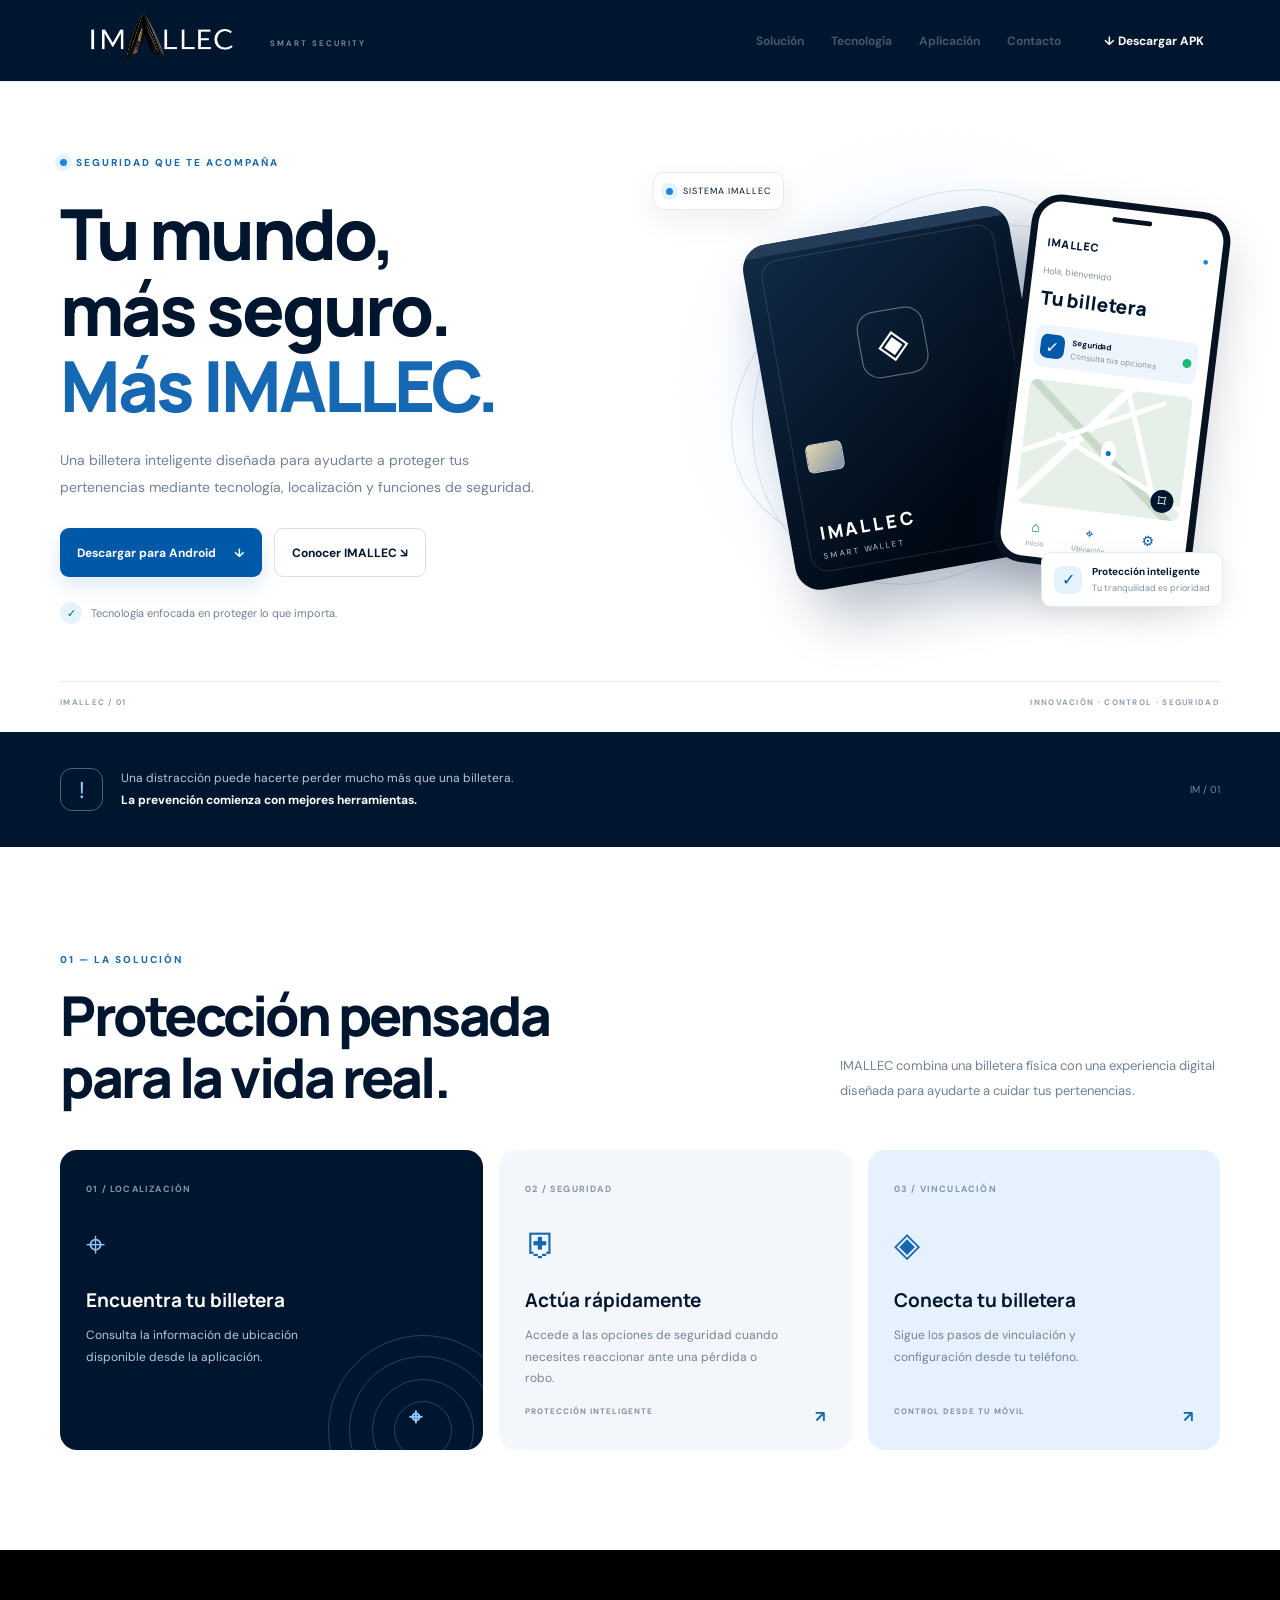
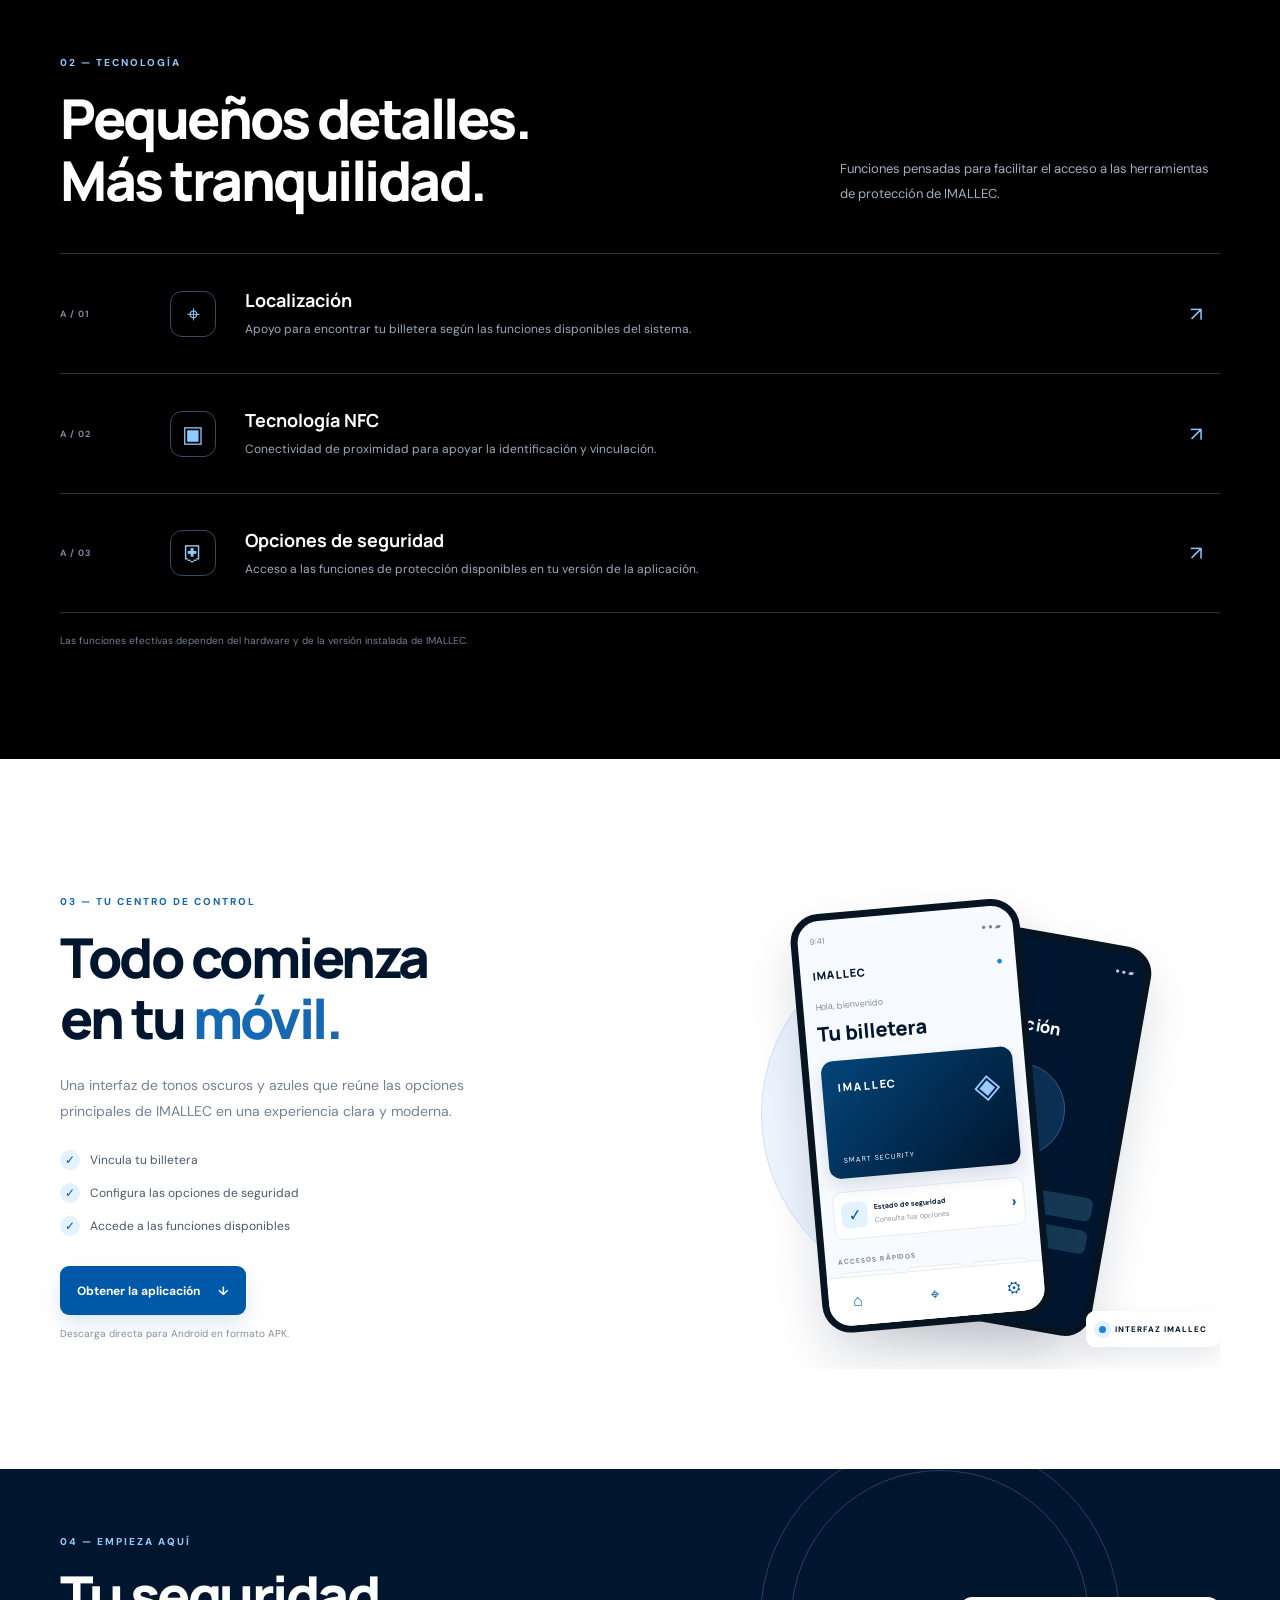
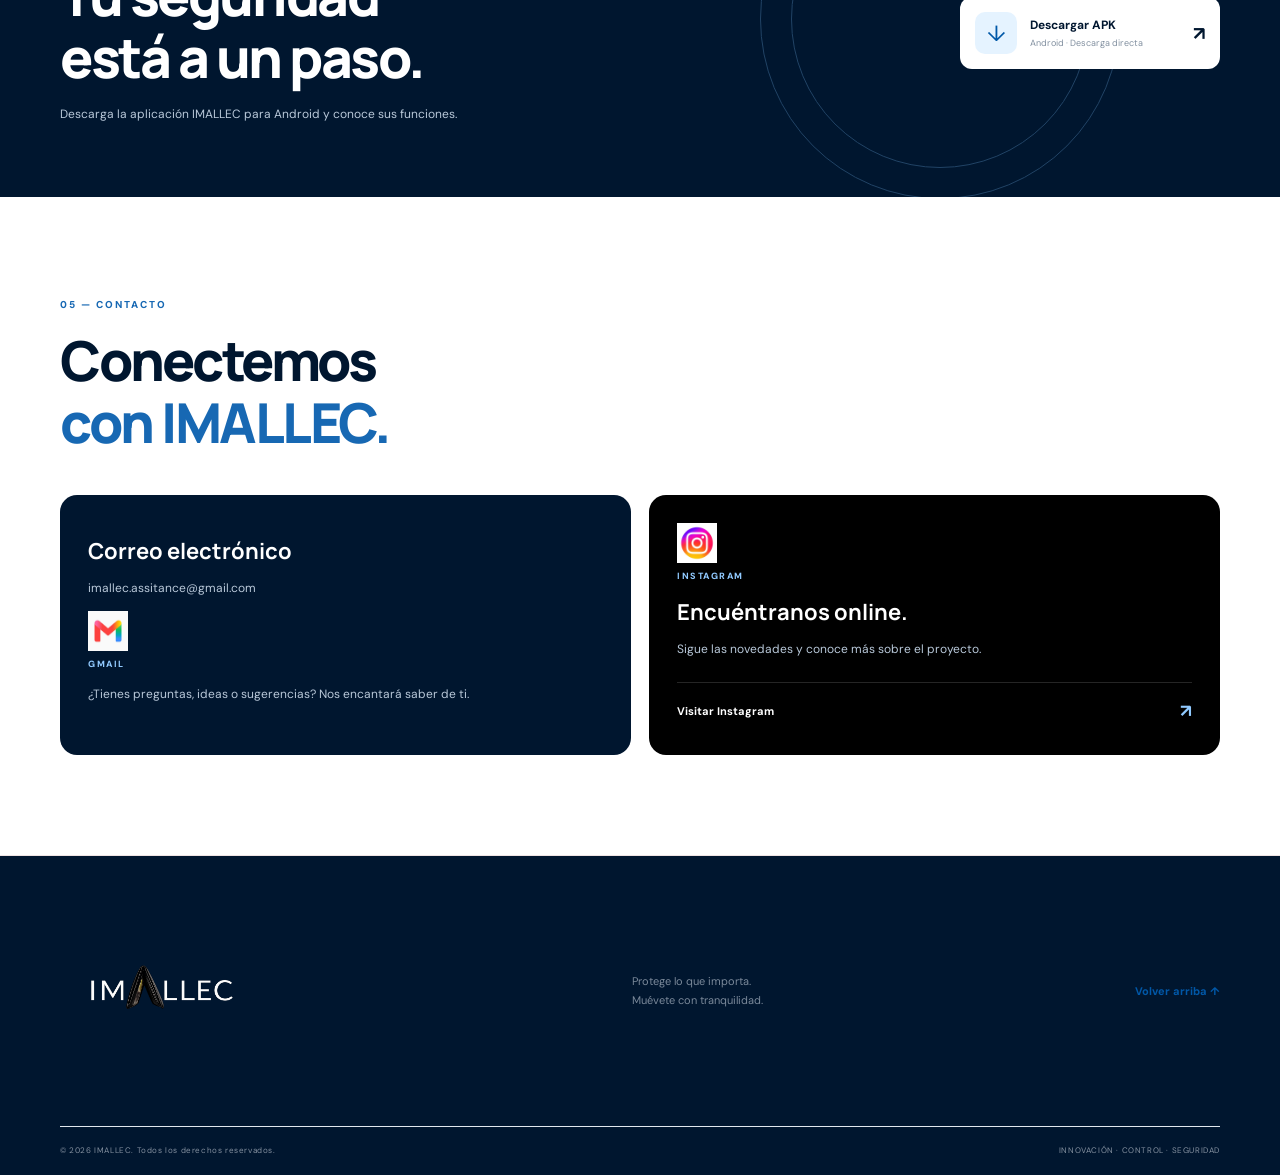
<file: index.html>
<!DOCTYPE html>
<html lang="es">

<head>
    <meta charset="UTF-8">
    <meta name="viewport" content="width=device-width, initial-scale=1.0">
    <meta name="theme-color" content="#00162F">
    <meta name="description" content="IMALLEC: tecnología inteligente para proteger tus pertenencias.">
    <title>IMALLEC | Smart Security</title>
    <link rel="preconnect" href="https://fonts.googleapis.com">
    <link
        href="https://fonts.googleapis.com/css2?family=DM+Sans:wght@400;500;600;700&family=Manrope:wght@400;600;700;800&display=swap"
        rel="stylesheet">
    <link rel="stylesheet" href="css/index.css">
</head>

<body>

    <header class="header">

        <a href="#inicio" class="brand">
            <img src="img/shared image.png" alt="Logo oficial de IMALLEC" class="brand-logo">
            <small>SMART SECURITY</small>
            </span>
        </a>

        <button class="menu-toggle" id="menu-toggle" aria-label="Abrir menú">☰</button>

        <nav class="nav" id="nav">
            <a href="#solucion">Solución</a>
            <a href="#tecnologia">Tecnología</a>
            <a href="#aplicacion">Aplicación</a>
            <a href="#contacto">Contacto</a>
            <a href="downloads/IMALLEC.apk" class="nav-download" download>
                ↓ Descargar APK
            </a>
        </nav>
    </header>

    <main>
        <!-- INICIO -->
        <section class="hero section" id="inicio">
            <div class="hero-text">
                <span class="eyebrow"><i></i> SEGURIDAD QUE TE ACOMPAÑA</span>
                <h1>Tu mundo,<br>más seguro.<br><span>Más IMALLEC.</span></h1>
                <p>
                    Una billetera inteligente diseñada para ayudarte a proteger
                    tus pertenencias mediante tecnología, localización y funciones
                    de seguridad.
                </p>
                <div class="actions">
                    <a href="downloads/IMALLEC.apk" class="btn btn-blue" download>
                        Descargar para Android <b>↓</b>
                    </a>
                    <a href="#solucion" class="btn btn-outline">Conocer IMALLEC ↘</a>
                </div>
                <div class="trust"><span>✓</span> Tecnología enfocada en proteger lo que importa.</div>
            </div>

            <div class="hero-art">
                <div class="glow"></div>
                <div class="orbit orbit-one"></div>
                <div class="orbit orbit-two"></div>

                <div class="wallet">
                    <div class="wallet-border"></div>
                    <div class="wallet-logo">◈</div>
                    <div class="wallet-chip"></div>
                    <div class="wallet-name">IMALLEC<small>SMART WALLET</small></div>
                </div>

                <div class="phone">
                    <div class="phone-camera"></div>
                    <div class="phone-brand">IMALLEC <span>●</span></div>
                    <p class="muted">Hola, bienvenido</p>
                    <h3>Tu billetera</h3>
                    <div class="phone-status">
                        <span class="shield">✓</span>
                        <div><b>Seguridad</b><small>Consulta tus opciones</small></div>
                        <span class="status-dot"></span>
                    </div>
                    <div class="mini-map">
                        <div class="road road-1"></div>
                        <div class="road road-2"></div>
                        <div class="road road-3"></div>
                        <span class="map-pin">●</span>
                        <span class="map-lock">⌑</span>
                    </div>
                    <div class="phone-menu">
                        <span>⌂<small>Inicio</small></span>
                        <span>⌖<small>Ubicación</small></span>
                        <span>⚙<small>Ajustes</small></span>
                    </div>
                </div>

                <div class="float-tag tag-top"><i></i> SISTEMA IMALLEC</div>
                <div class="float-tag tag-bottom">
                    <span class="tag-check">✓</span>
                    <div><b>Protección inteligente</b><small>Tu tranquilidad es prioridad</small></div>
                </div>
            </div>

            <div class="hero-foot">
                <span>IMALLEC / 01</span>
                <span>INNOVACIÓN · CONTROL · SEGURIDAD</span>
            </div>
        </section>

        <!-- MENSAJE -->
        <section class="statement">
            <div class="section statement-inner">
                <span class="alert-icon">!</span>
                <p>Una distracción puede hacerte perder mucho más que una billetera.<br>
                    <b>La prevención comienza con mejores herramientas.</b>
                </p>
                <span class="statement-code">IM / 01</span>
            </div>
        </section>

        <!-- SOLUCIÓN -->
        <section class="section content-section" id="solucion">
            <div class="section-heading">
                <div>
                    <span class="eyebrow">01 — LA SOLUCIÓN</span>
                    <h2>Protección pensada<br>para la vida real.</h2>
                </div>
                <p>
                    IMALLEC combina una billetera física con una experiencia digital
                    diseñada para ayudarte a cuidar tus pertenencias.
                </p>
            </div>

            <div class="feature-grid">
                <article class="feature feature-main">
                    <span class="number">01 / LOCALIZACIÓN</span>
                    <div class="feature-icon">⌖</div>
                    <h3>Encuentra tu billetera</h3>
                    <p>Consulta la información de ubicación disponible desde la aplicación.</p>
                    <div class="radar"><span></span><span></span><span></span><b>⌖</b></div>
                </article>

                <article class="feature">
                    <span class="number">02 / SEGURIDAD</span>
                    <div class="feature-icon">⛨</div>
                    <h3>Actúa rápidamente</h3>
                    <p>Accede a las opciones de seguridad cuando necesites reaccionar ante una pérdida o robo.</p>
                    <div class="feature-bottom">PROTECCIÓN INTELIGENTE <b>↗</b></div>
                </article>

                <article class="feature feature-lightblue">
                    <span class="number">03 / VINCULACIÓN</span>
                    <div class="feature-icon">◈</div>
                    <h3>Conecta tu billetera</h3>
                    <p>Sigue los pasos de vinculación y configuración desde tu teléfono.</p>
                    <div class="feature-bottom">CONTROL DESDE TU MÓVIL <b>↗</b></div>
                </article>
            </div>
        </section>

        <!-- TECNOLOGÍA -->
        <section class="technology" id="tecnologia">
            <div class="section content-section">
                <div class="section-heading light">
                    <div>
                        <span class="eyebrow">02 — TECNOLOGÍA</span>
                        <h2>Pequeños detalles.<br>Más tranquilidad.</h2>
                    </div>
                    <p>Funciones pensadas para facilitar el acceso a las herramientas de protección de IMALLEC.</p>
                </div>

                <div class="tech-row">
                    <span class="tech-number">A / 01</span>
                    <span class="tech-icon">⌖</span>
                    <div>
                        <h3>Localización</h3>
                        <p>Apoyo para encontrar tu billetera según las funciones disponibles del sistema.</p>
                    </div>
                    <span class="arrow">↗</span>
                </div>
                <div class="tech-row">
                    <span class="tech-number">A / 02</span>
                    <span class="tech-icon">▣</span>
                    <div>
                        <h3>Tecnología NFC</h3>
                        <p>Conectividad de proximidad para apoyar la identificación y vinculación.</p>
                    </div>
                    <span class="arrow">↗</span>
                </div>
                <div class="tech-row">
                    <span class="tech-number">A / 03</span>
                    <span class="tech-icon">⛨</span>
                    <div>
                        <h3>Opciones de seguridad</h3>
                        <p>Acceso a las funciones de protección disponibles en tu versión de la aplicación.</p>
                    </div>
                    <span class="arrow">↗</span>
                </div>
                <p class="tech-note">Las funciones efectivas dependen del hardware y de la versión instalada de IMALLEC.
                </p>
            </div>
        </section>

        <!-- APLICACIÓN -->
        <section class="section app-section" id="aplicacion">
            <div class="app-copy">
                <span class="eyebrow">03 — TU CENTRO DE CONTROL</span>
                <h2>Todo comienza<br>en tu <span>móvil.</span></h2>
                <p>
                    Una interfaz de tonos oscuros y azules que reúne las opciones
                    principales de IMALLEC en una experiencia clara y moderna.
                </p>
                <ul>
                    <li><span>✓</span> Vincula tu billetera</li>
                    <li><span>✓</span> Configura las opciones de seguridad</li>
                    <li><span>✓</span> Accede a las funciones disponibles</li>
                </ul>
                <a href="downloads/IMALLEC.apk" class="btn btn-blue" download>
                    Obtener la aplicación <b>↓</b>
                </a>
                <small class="download-note">Descarga directa para Android en formato APK.</small>
            </div>

            <div class="app-preview">
                <div class="preview-circle"></div>
                <div class="mock-screen screen-back">
                    <div class="mock-status">9:41 <span>● ● ▰</span></div>
                    <div class="mock-brand">IMALLEC</div>
                    <h3>Configuración</h3>
                    <div class="settings-art">⚙</div>
                    <div class="setting-line"></div>
                    <div class="setting-line"></div>
                    <div class="setting-line short"></div>
                </div>
                <div class="mock-screen screen-front">
                    <div class="mock-status">9:41 <span>● ● ▰</span></div>
                    <div class="mock-brand">IMALLEC <span>●</span></div>
                    <p class="muted">Hola, bienvenido</p>
                    <h3>Tu billetera</h3>
                    <div class="mock-wallet"><b>IMALLEC</b><span>◈</span><small>SMART SECURITY</small></div>
                    <div class="mock-option"><span>✓</span>
                        <div><b>Estado de seguridad</b><small>Consulta tus opciones</small></div><strong>›</strong>
                    </div>
                    <p class="mock-label">ACCESOS RÁPIDOS</p>
                    <div class="mock-actions">
                        <span>⌖<small>Ubicación</small></span>
                        <span>⛨<small>Seguridad</small></span>
                        <span>⚙<small>Ajustes</small></span>
                    </div>
                    <div class="mock-bottom">⌂　　　　 ⌖　　　　 ⚙</div>
                </div>
                <div class="preview-tag"><i></i> INTERFAZ IMALLEC</div>
            </div>
        </section>

        <!-- DESCARGA -->
        <section class="download-section">
            <div class="section download-inner">
                <div class="download-decoration"></div>
                <div>
                    <span class="eyebrow">04 — EMPIEZA AQUÍ</span>
                    <h2>Tu seguridad<br>está a un paso.</h2>
                    <p>Descarga la aplicación IMALLEC para Android y conoce sus funciones.</p>
                </div>
                <a href="downloads/IMALLEC.apk" class="download-card" download>
                    <span class="download-symbol">↓</span>
                    <span><b>Descargar APK</b><small>Android · Descarga directa</small></span>
                    <strong>↗</strong>
                </a>
            </div>
        </section>

        <!-- CONTACTO -->
        <section class="section contact-section" id="contacto">
            <div class="section-heading">
                <div>
                    <span class="eyebrow">05 — CONTACTO</span>
                    <h2>Conectemos<br><span>con IMALLEC.</span></h2>
                </div>
            </div>

            <div class="contact-grid">
                <a href="mailto:imallec.assitance@gmail.com" class="contact-card">
                    <h3>Correo electrónico</h3>
                    <p>imallec.assitance@gmail.com</p>
                    <span class="correo"><img src="img/gmail.jpg" alt="" srcset=""></span>
                    <span class="contact-label">GMAIL</span>
                    <p>¿Tienes preguntas, ideas o sugerencias? Nos encantará saber de ti.</p>
                </a>


                <a class="contact-card instagram-card" href="https://www.instagram.com/imallec_3?obrf=MmI1ZWJ2NHZuYngz"
                    target="_blank" rel="noopener noreferrer">
                    <span class="instagram"><img src="img/insta.jpg" alt="" srcset=""></span>
                    <span class="contact-label">INSTAGRAM</span>
                    <h3>Encuéntranos online.</h3>
                    <p>Sigue las novedades y conoce más sobre el proyecto.</p>
                    <div class="contact-action">Visitar Instagram <b>↗</b></div>
                </a>
            </div>
        </section>
    </main>

    <footer class="footer">
        <div class="section footer-top">

            <a href="#inicio" class="brand">
                <img src="img/shared image.png" alt="Logo oficial de IMALLEC" class="brand-logo">
                </span>
            </a>

            <p>Protege lo que importa.<br>Muévete con tranquilidad.</p>
            <a href="#inicio" class="back-top">Volver arriba ↑</a>
        </div>
        <div class="section footer-bottom">
            <span>© <span id="year"></span> IMALLEC. Todos los derechos reservados.</span>
            <span>INNOVACIÓN · CONTROL · SEGURIDAD</span>
        </div>
    </footer>

    <script src="js/index.js"></script>
</body>

</html>
</file>
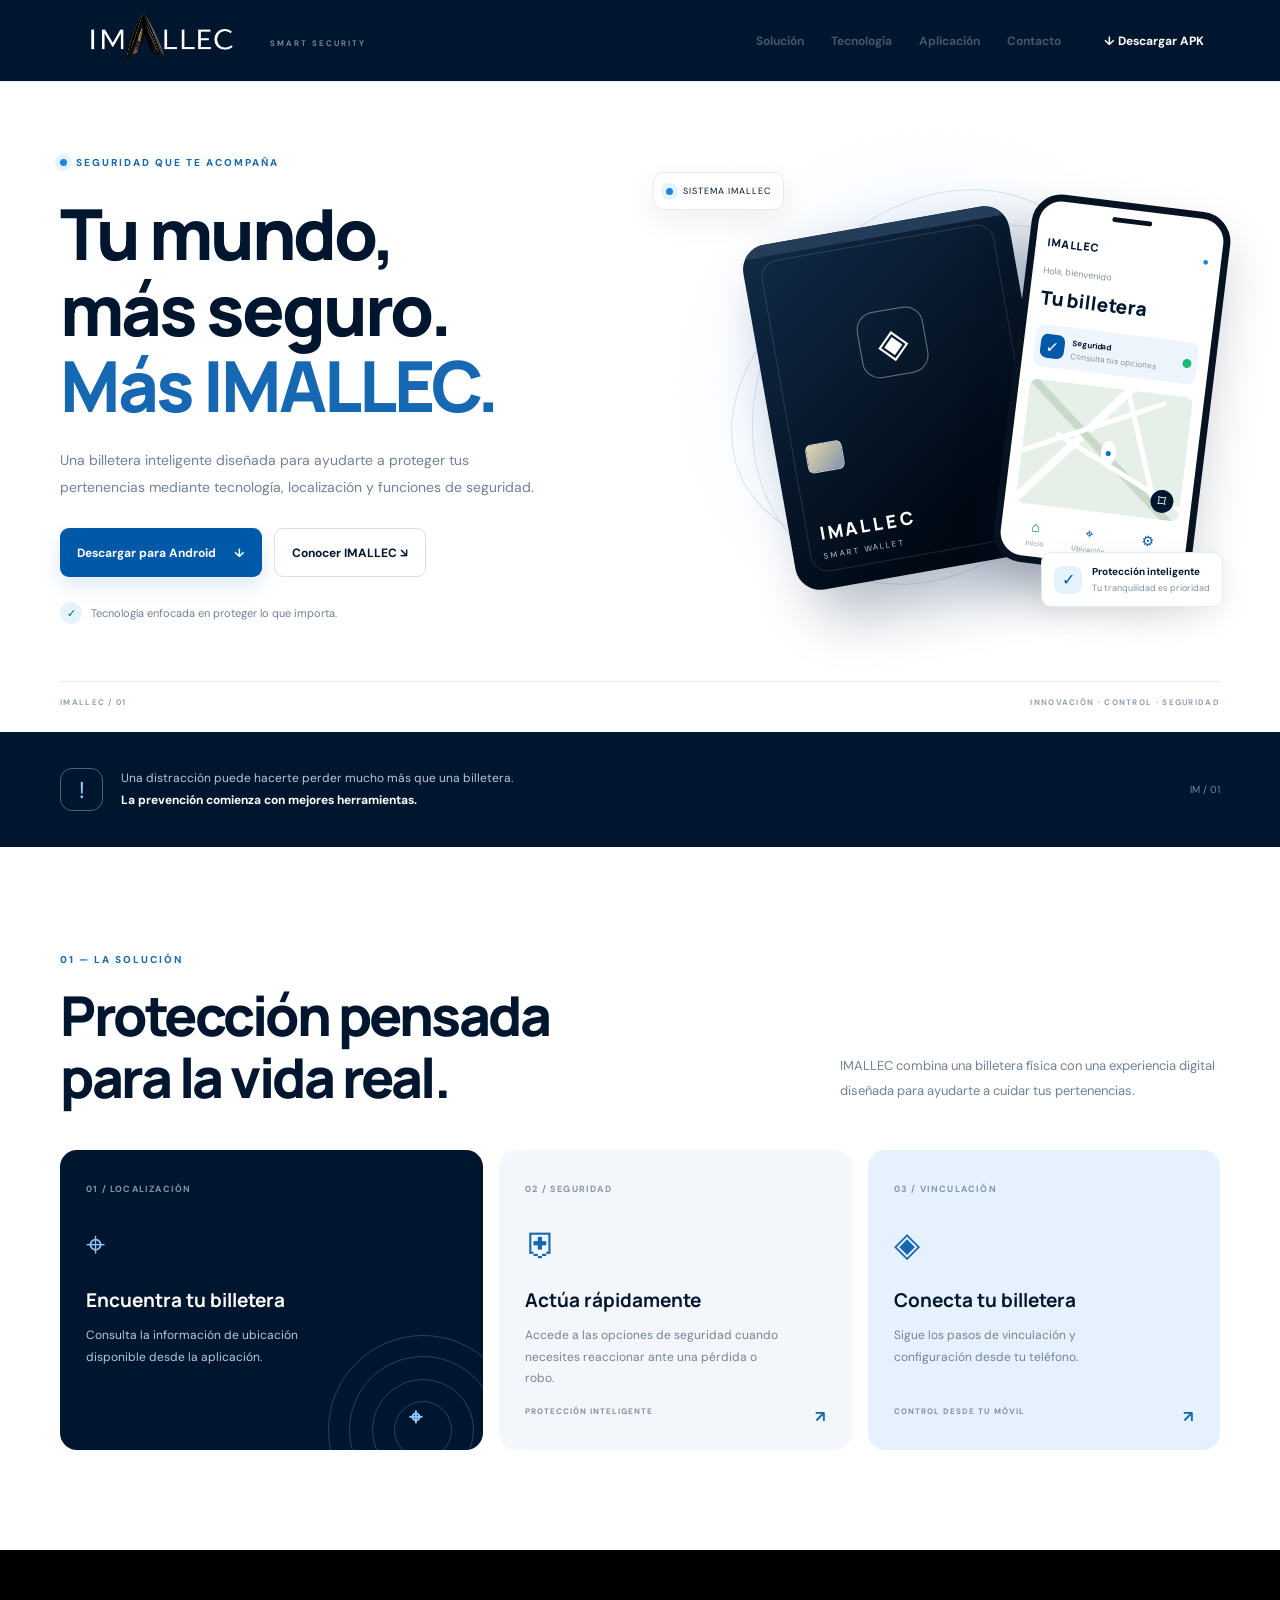
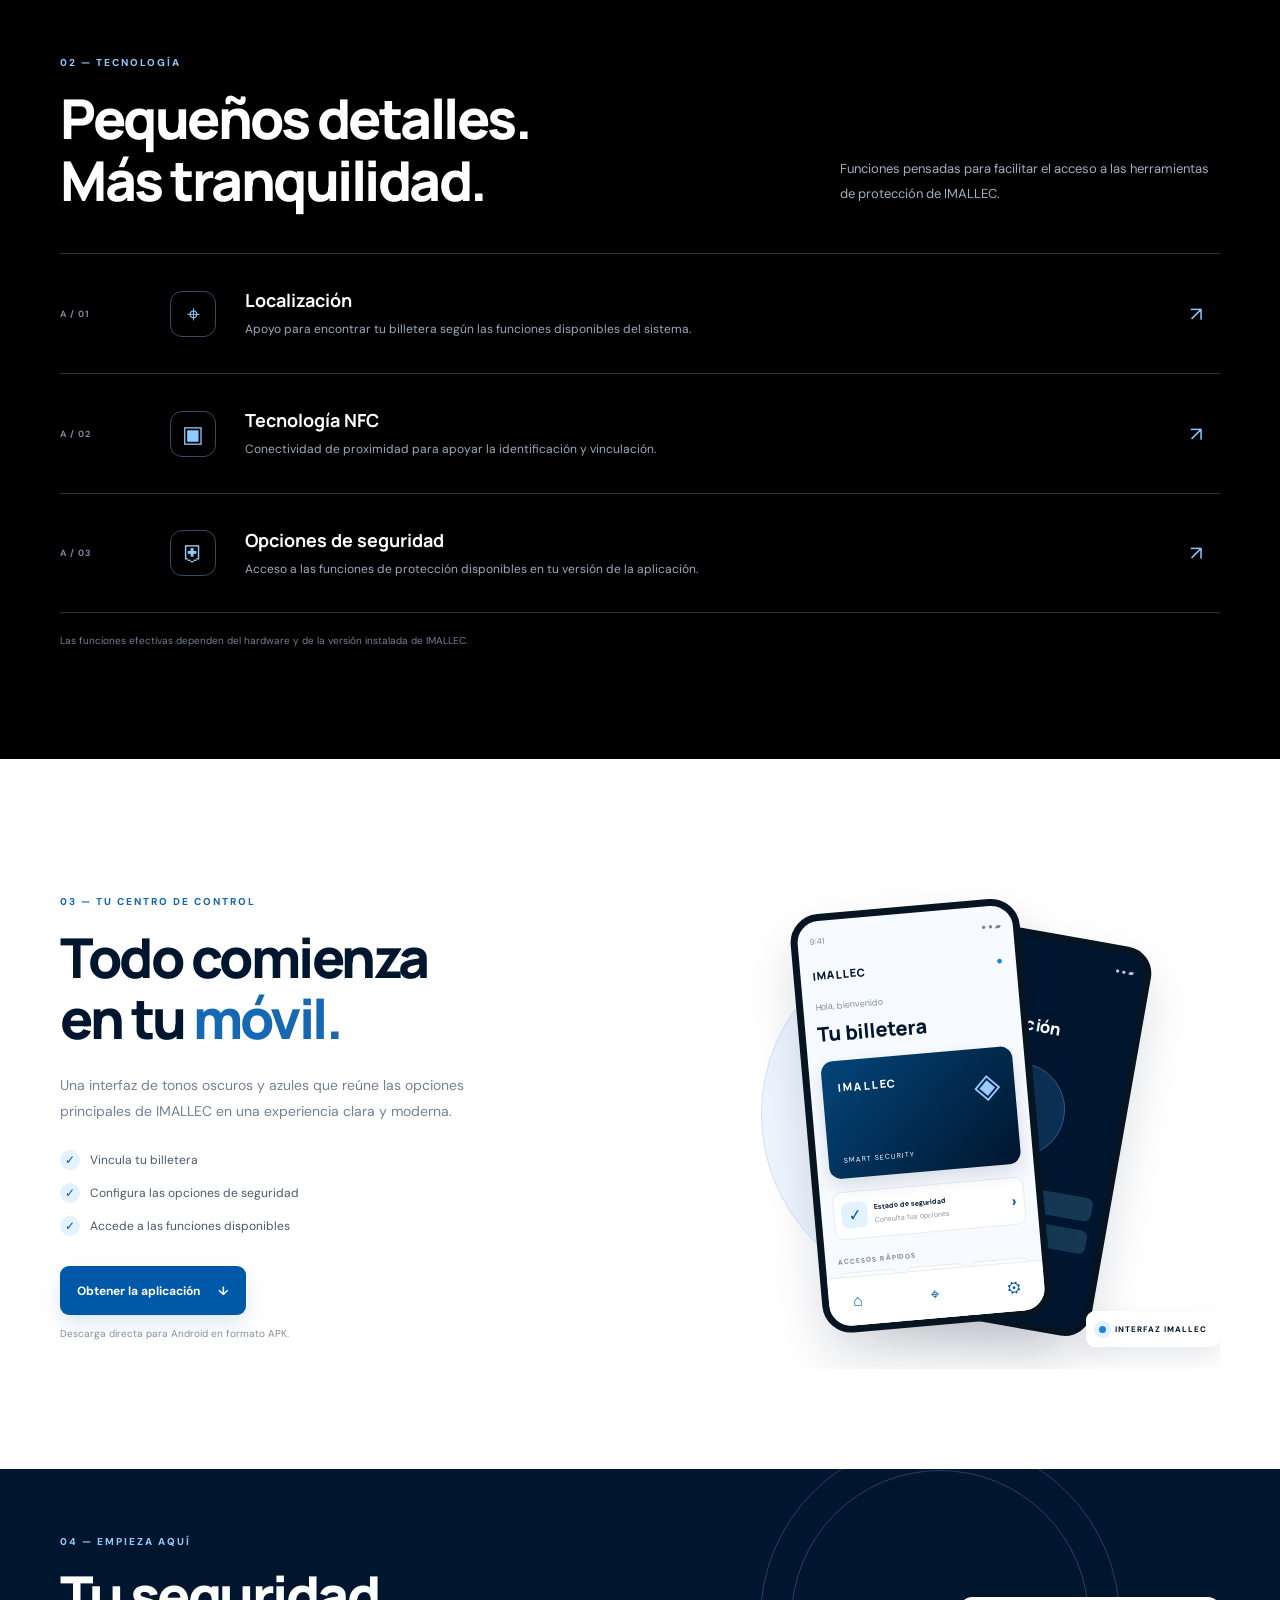
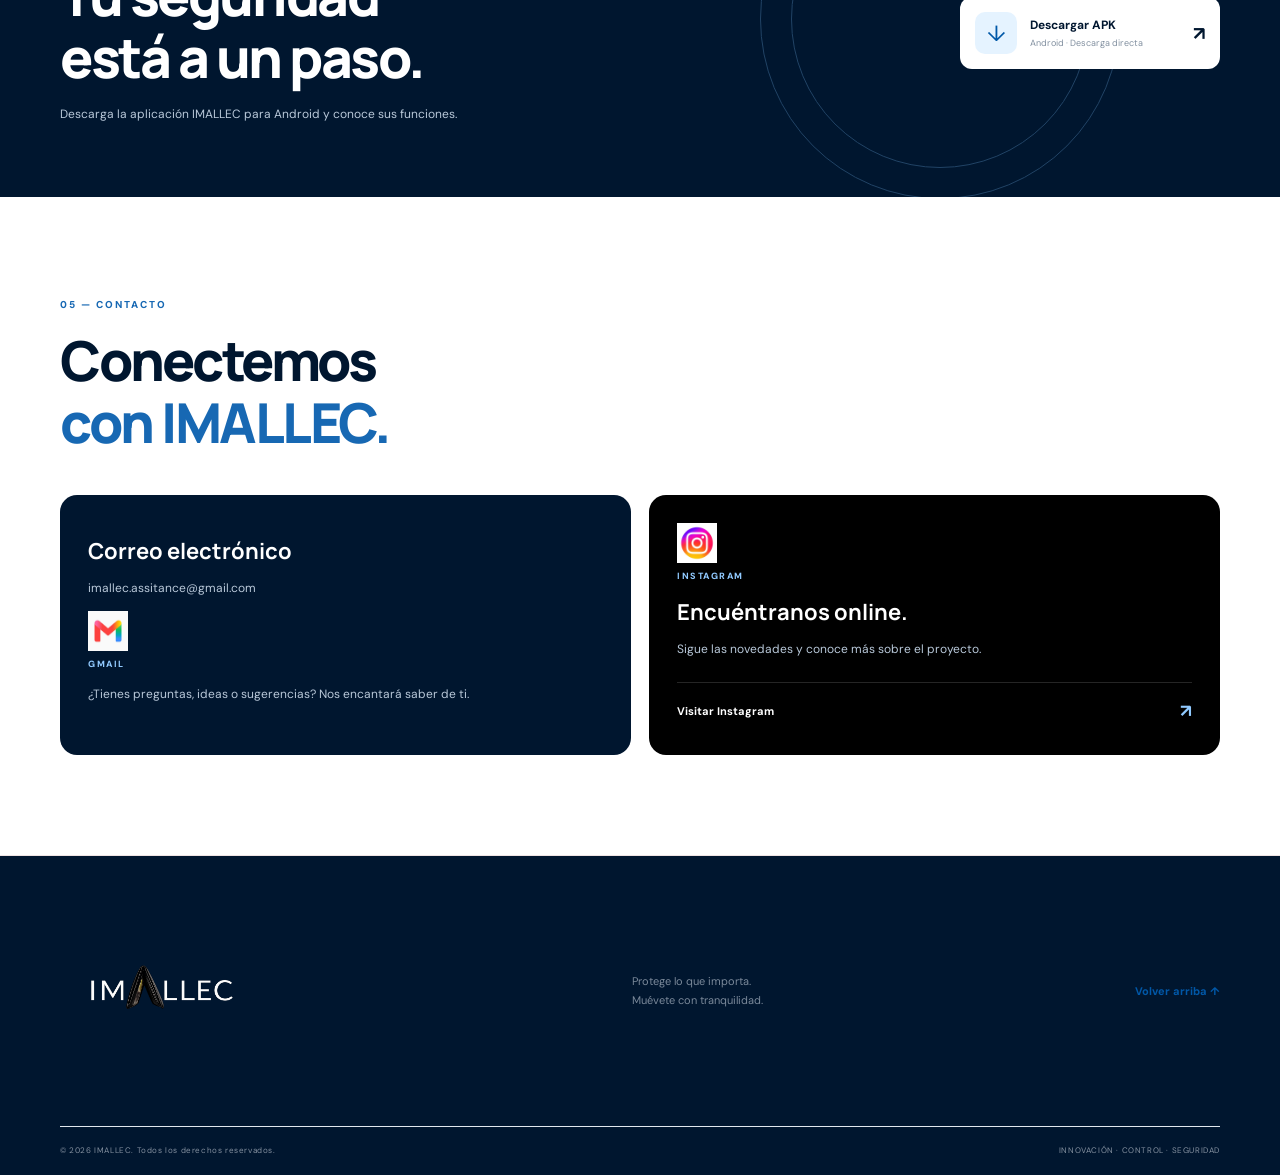
<file: page.html>
<!DOCTYPE html>
<html lang="es">

<head>
    <meta charset="UTF-8">
    <meta name="viewport" content="width=device-width, initial-scale=1.0">
    <meta name="theme-color" content="#00162F">
    <meta name="description" content="IMALLEC: tecnología inteligente para proteger tus pertenencias.">
    <title>IMALLEC | Smart Security</title>
    <link rel="preconnect" href="https://fonts.googleapis.com">
    <link
        href="https://fonts.googleapis.com/css2?family=DM+Sans:wght@400;500;600;700&family=Manrope:wght@400;600;700;800&display=swap"
        rel="stylesheet">
    <link rel="stylesheet" href="css/index.css">
</head>

<body>

    <header class="header">

        <a href="#inicio" class="brand">
            <img src="img/shared image.png" alt="Logo oficial de IMALLEC" class="brand-logo">
            <small>SMART SECURITY</small>
            </span>
        </a>

        <button class="menu-toggle" id="menu-toggle" aria-label="Abrir menú">☰</button>

        <nav class="nav" id="nav">
            <a href="#solucion">Solución</a>
            <a href="#tecnologia">Tecnología</a>
            <a href="#aplicacion">Aplicación</a>
            <a href="#contacto">Contacto</a>
            <a href="downloads/IMALLEC.apk" class="nav-download" download>
                ↓ Descargar APK
            </a>
        </nav>
    </header>

    <main>
        <!-- INICIO -->
        <section class="hero section" id="inicio">
            <div class="hero-text">
                <span class="eyebrow"><i></i> SEGURIDAD QUE TE ACOMPAÑA</span>
                <h1>Tu mundo,<br>más seguro.<br><span>Más IMALLEC.</span></h1>
                <p>
                    Una billetera inteligente diseñada para ayudarte a proteger
                    tus pertenencias mediante tecnología, localización y funciones
                    de seguridad.
                </p>
                <div class="actions">
                    <a href="downloads/IMALLEC.apk" class="btn btn-blue" download>
                        Descargar para Android <b>↓</b>
                    </a>
                    <a href="#solucion" class="btn btn-outline">Conocer IMALLEC ↘</a>
                </div>
                <div class="trust"><span>✓</span> Tecnología enfocada en proteger lo que importa.</div>
            </div>

            <div class="hero-art">
                <div class="glow"></div>
                <div class="orbit orbit-one"></div>
                <div class="orbit orbit-two"></div>

                <div class="wallet">
                    <div class="wallet-border"></div>
                    <div class="wallet-logo">◈</div>
                    <div class="wallet-chip"></div>
                    <div class="wallet-name">IMALLEC<small>SMART WALLET</small></div>
                </div>

                <div class="phone">
                    <div class="phone-camera"></div>
                    <div class="phone-brand">IMALLEC <span>●</span></div>
                    <p class="muted">Hola, bienvenido</p>
                    <h3>Tu billetera</h3>
                    <div class="phone-status">
                        <span class="shield">✓</span>
                        <div><b>Seguridad</b><small>Consulta tus opciones</small></div>
                        <span class="status-dot"></span>
                    </div>
                    <div class="mini-map">
                        <div class="road road-1"></div>
                        <div class="road road-2"></div>
                        <div class="road road-3"></div>
                        <span class="map-pin">●</span>
                        <span class="map-lock">⌑</span>
                    </div>
                    <div class="phone-menu">
                        <span>⌂<small>Inicio</small></span>
                        <span>⌖<small>Ubicación</small></span>
                        <span>⚙<small>Ajustes</small></span>
                    </div>
                </div>

                <div class="float-tag tag-top"><i></i> SISTEMA IMALLEC</div>
                <div class="float-tag tag-bottom">
                    <span class="tag-check">✓</span>
                    <div><b>Protección inteligente</b><small>Tu tranquilidad es prioridad</small></div>
                </div>
            </div>

            <div class="hero-foot">
                <span>IMALLEC / 01</span>
                <span>INNOVACIÓN · CONTROL · SEGURIDAD</span>
            </div>
        </section>

        <!-- MENSAJE -->
        <section class="statement">
            <div class="section statement-inner">
                <span class="alert-icon">!</span>
                <p>Una distracción puede hacerte perder mucho más que una billetera.<br>
                    <b>La prevención comienza con mejores herramientas.</b>
                </p>
                <span class="statement-code">IM / 01</span>
            </div>
        </section>

        <!-- SOLUCIÓN -->
        <section class="section content-section" id="solucion">
            <div class="section-heading">
                <div>
                    <span class="eyebrow">01 — LA SOLUCIÓN</span>
                    <h2>Protección pensada<br>para la vida real.</h2>
                </div>
                <p>
                    IMALLEC combina una billetera física con una experiencia digital
                    diseñada para ayudarte a cuidar tus pertenencias.
                </p>
            </div>

            <div class="feature-grid">
                <article class="feature feature-main">
                    <span class="number">01 / LOCALIZACIÓN</span>
                    <div class="feature-icon">⌖</div>
                    <h3>Encuentra tu billetera</h3>
                    <p>Consulta la información de ubicación disponible desde la aplicación.</p>
                    <div class="radar"><span></span><span></span><span></span><b>⌖</b></div>
                </article>

                <article class="feature">
                    <span class="number">02 / SEGURIDAD</span>
                    <div class="feature-icon">⛨</div>
                    <h3>Actúa rápidamente</h3>
                    <p>Accede a las opciones de seguridad cuando necesites reaccionar ante una pérdida o robo.</p>
                    <div class="feature-bottom">PROTECCIÓN INTELIGENTE <b>↗</b></div>
                </article>

                <article class="feature feature-lightblue">
                    <span class="number">03 / VINCULACIÓN</span>
                    <div class="feature-icon">◈</div>
                    <h3>Conecta tu billetera</h3>
                    <p>Sigue los pasos de vinculación y configuración desde tu teléfono.</p>
                    <div class="feature-bottom">CONTROL DESDE TU MÓVIL <b>↗</b></div>
                </article>
            </div>
        </section>

        <!-- TECNOLOGÍA -->
        <section class="technology" id="tecnologia">
            <div class="section content-section">
                <div class="section-heading light">
                    <div>
                        <span class="eyebrow">02 — TECNOLOGÍA</span>
                        <h2>Pequeños detalles.<br>Más tranquilidad.</h2>
                    </div>
                    <p>Funciones pensadas para facilitar el acceso a las herramientas de protección de IMALLEC.</p>
                </div>

                <div class="tech-row">
                    <span class="tech-number">A / 01</span>
                    <span class="tech-icon">⌖</span>
                    <div>
                        <h3>Localización</h3>
                        <p>Apoyo para encontrar tu billetera según las funciones disponibles del sistema.</p>
                    </div>
                    <span class="arrow">↗</span>
                </div>
                <div class="tech-row">
                    <span class="tech-number">A / 02</span>
                    <span class="tech-icon">▣</span>
                    <div>
                        <h3>Tecnología NFC</h3>
                        <p>Conectividad de proximidad para apoyar la identificación y vinculación.</p>
                    </div>
                    <span class="arrow">↗</span>
                </div>
                <div class="tech-row">
                    <span class="tech-number">A / 03</span>
                    <span class="tech-icon">⛨</span>
                    <div>
                        <h3>Opciones de seguridad</h3>
                        <p>Acceso a las funciones de protección disponibles en tu versión de la aplicación.</p>
                    </div>
                    <span class="arrow">↗</span>
                </div>
                <p class="tech-note">Las funciones efectivas dependen del hardware y de la versión instalada de IMALLEC.
                </p>
            </div>
        </section>

        <!-- APLICACIÓN -->
        <section class="section app-section" id="aplicacion">
            <div class="app-copy">
                <span class="eyebrow">03 — TU CENTRO DE CONTROL</span>
                <h2>Todo comienza<br>en tu <span>móvil.</span></h2>
                <p>
                    Una interfaz de tonos oscuros y azules que reúne las opciones
                    principales de IMALLEC en una experiencia clara y moderna.
                </p>
                <ul>
                    <li><span>✓</span> Vincula tu billetera</li>
                    <li><span>✓</span> Configura las opciones de seguridad</li>
                    <li><span>✓</span> Accede a las funciones disponibles</li>
                </ul>
                <a href="downloads/IMALLEC.apk" class="btn btn-blue" download>
                    Obtener la aplicación <b>↓</b>
                </a>
                <small class="download-note">Descarga directa para Android en formato APK.</small>
            </div>

            <div class="app-preview">
                <div class="preview-circle"></div>
                <div class="mock-screen screen-back">
                    <div class="mock-status">9:41 <span>● ● ▰</span></div>
                    <div class="mock-brand">IMALLEC</div>
                    <h3>Configuración</h3>
                    <div class="settings-art">⚙</div>
                    <div class="setting-line"></div>
                    <div class="setting-line"></div>
                    <div class="setting-line short"></div>
                </div>
                <div class="mock-screen screen-front">
                    <div class="mock-status">9:41 <span>● ● ▰</span></div>
                    <div class="mock-brand">IMALLEC <span>●</span></div>
                    <p class="muted">Hola, bienvenido</p>
                    <h3>Tu billetera</h3>
                    <div class="mock-wallet"><b>IMALLEC</b><span>◈</span><small>SMART SECURITY</small></div>
                    <div class="mock-option"><span>✓</span>
                        <div><b>Estado de seguridad</b><small>Consulta tus opciones</small></div><strong>›</strong>
                    </div>
                    <p class="mock-label">ACCESOS RÁPIDOS</p>
                    <div class="mock-actions">
                        <span>⌖<small>Ubicación</small></span>
                        <span>⛨<small>Seguridad</small></span>
                        <span>⚙<small>Ajustes</small></span>
                    </div>
                    <div class="mock-bottom">⌂　　　　 ⌖　　　　 ⚙</div>
                </div>
                <div class="preview-tag"><i></i> INTERFAZ IMALLEC</div>
            </div>
        </section>

        <!-- DESCARGA -->
        <section class="download-section">
            <div class="section download-inner">
                <div class="download-decoration"></div>
                <div>
                    <span class="eyebrow">04 — EMPIEZA AQUÍ</span>
                    <h2>Tu seguridad<br>está a un paso.</h2>
                    <p>Descarga la aplicación IMALLEC para Android y conoce sus funciones.</p>
                </div>
                <a href="downloads/IMALLEC.apk" class="download-card" download>
                    <span class="download-symbol">↓</span>
                    <span><b>Descargar APK</b><small>Android · Descarga directa</small></span>
                    <strong>↗</strong>
                </a>
            </div>
        </section>

        <!-- CONTACTO -->
        <section class="section contact-section" id="contacto">
            <div class="section-heading">
                <div>
                    <span class="eyebrow">05 — CONTACTO</span>
                    <h2>Conectemos<br><span>con IMALLEC.</span></h2>
                </div>
            </div>

            <div class="contact-grid">
                <a href="mailto:imallec.assitance@gmail.com" class="contact-card">
                    <h3>Correo electrónico</h3>
                    <p>imallec.assitance@gmail.com</p>
                    <span class="correo"><img src="img/gmail.jpg" alt="" srcset=""></span>
                    <span class="contact-label">GMAIL</span>
                    <p>¿Tienes preguntas, ideas o sugerencias? Nos encantará saber de ti.</p>
                </a>


                <a class="contact-card instagram-card" href="https://www.instagram.com/imallec_3?obrf=MmI1ZWJ2NHZuYngz"
                    target="_blank" rel="noopener noreferrer">
                    <span class="instagram"><img src="img/insta.jpg" alt="" srcset=""></span>
                    <span class="contact-label">INSTAGRAM</span>
                    <h3>Encuéntranos online.</h3>
                    <p>Sigue las novedades y conoce más sobre el proyecto.</p>
                    <div class="contact-action">Visitar Instagram <b>↗</b></div>
                </a>
            </div>
        </section>
    </main>

    <footer class="footer">
        <div class="section footer-top">

            <a href="#inicio" class="brand">
                <img src="img/shared image.png" alt="Logo oficial de IMALLEC" class="brand-logo">
                </span>
            </a>

            <p>Protege lo que importa.<br>Muévete con tranquilidad.</p>
            <a href="#inicio" class="back-top">Volver arriba ↑</a>
        </div>
        <div class="section footer-bottom">
            <span>© <span id="year"></span> IMALLEC. Todos los derechos reservados.</span>
            <span>INNOVACIÓN · CONTROL · SEGURIDAD</span>
        </div>
    </footer>

    <script src="js/index.js"></script>
</body>

</html>
</file>
<file: css/index.css>
:root {
  --white: #ffffff;
  --navy: #00162F;
  --black: #000000;
  --blue: #0058A8;
  --light-blue: #80BEFF;
  --muted: #718197;
  --font: "DM Sans", sans-serif;
  --heading: "Manrope", sans-serif;
}

* {
  box-sizing: border-box;
}

html {
  scroll-behavior: smooth;
  scroll-padding-top: 90px;
}

body {
  margin: 0;
  color: var(--navy);
  background: var(--white);
  font-family: var(--font);
}

a {
  color: inherit;
}

.section {
  width: min(1160px, calc(100% - 48px));
  margin-inline: auto;
}

.header {
  height: 82px;
  padding: 0 max(24px, calc((100vw - 1160px) / 2));
  display: flex;
  align-items: center;
  justify-content: space-between;
  background: #00162F;
  border-bottom: 1px solid #e7ebf1;
  position: sticky;
  top: 0;
  z-index: 50;
  backdrop-filter: blur(15px);
}

.brand {
  display: flex;
  align-items: center;
  gap: 10px;
  text-decoration: none;
  font: 800 20px var(--heading);
  letter-spacing: 1px;
  line-height: 1;
}

.brand-icon {
  width: 42px;
  height: 42px;
  border-radius: 12px;
  display: grid;
  place-items: center;
  background: var(--navy);
  color: white;
  font-size: 27px;
}

.brand small {
  display: block;
  font: 600 8px var(--font);
  letter-spacing: 2px;
  color: #8290a0;
  margin-top: 5px;
}

.blue {
  color: var(--blue);
}

.nav {
  display: flex;
  align-items: center;
  gap: 27px;
}

.nav a {
  text-decoration: none;
  font-size: 12px;
  font-weight: 700;
  color: #45556a;
}

.nav a:hover {
  color: var(--blue);
}

.nav .nav-download {
  padding: 13px 16px;
  border-radius: 9px;
  background: var(--navy);
  color: white;
}

.menu-toggle {
  display: none;
}

/* HERO */

.hero {
  min-height: 650px;
  padding-top: 45px;
  padding-bottom: 85px;
  display: grid;
  grid-template-columns: 1fr 1fr;
  align-items: center;
  gap: 25px;
  position: relative;
}

.hero-text {
  z-index: 2;
}

.eyebrow {
  display: inline-flex;
  align-items: center;
  gap: 9px;
  color: #1768B3;
  font-size: 10px;
  letter-spacing: 2px;
  font-weight: 800;
}

.eyebrow i,
.float-tag i,
.preview-tag i {
  width: 7px;
  height: 7px;
  background: #1686e6;
  border-radius: 50%;
  box-shadow: 0 0 0 5px #1686e61c;
}

.hero h1 {
  font: 800 clamp(45px, 5.5vw, 72px)/1.08 var(--heading);
  letter-spacing: -3px;
  margin: 24px 0;
}

.hero h1 span,
.app-copy h2 span,
.contact-section h2 span {
  color: #1768B3;
}

.hero-text > p,
.app-copy > p {
  color: var(--muted);
  font-size: 14px;
  line-height: 1.9;
  max-width: 480px;
}

.actions {
  display: flex;
  gap: 12px;
  flex-wrap: wrap;
  margin-top: 28px;
}

.btn {
  display: inline-flex;
  align-items: center;
  justify-content: center;
  gap: 18px;
  min-height: 49px;
  padding: 0 17px;
  border-radius: 9px;
  text-decoration: none;
  font-size: 12px;
  font-weight: 700;
  transition: .25s;
}

.btn:hover {
  transform: translateY(-3px);
}

.btn-blue {
  background: var(--blue);
  color: white;
  box-shadow: 0 9px 20px #0058A822;
}

.btn-outline {
  border: 1px solid #d8e0e9;
  color: var(--navy);
}

.trust {
  display: flex;
  align-items: center;
  gap: 9px;
  margin-top: 25px;
  color: #718197;
  font-size: 11px;
}

.trust > span {
  background: #e5f3ff;
  color: var(--blue);
  width: 22px;
  height: 22px;
  border-radius: 50%;
  display: grid;
  place-items: center;
}

/* BILLETERA Y TELÉFONO ILUSTRADOS */

.hero-art {
  height: 500px;
  position: relative;
  display: grid;
  place-items: center;
}

.glow {
  position: absolute;
  width: 330px;
  height: 330px;
  background: #dcecff;
  filter: blur(55px);
  border-radius: 50%;
}

.orbit {
  position: absolute;
  border: 1px solid #d4e3f3;
  border-radius: 50%;
}

.orbit-one {
  width: 430px;
  height: 300px;
  transform: rotate(-25deg);
}

.orbit-two {
  width: 340px;
  height: 420px;
  transform: rotate(35deg);
}

.wallet {
  position: absolute;
  width: 270px;
  height: 350px;
  border-radius: 25px;
  background: linear-gradient(145deg, #112b48, #000914 78%);
  box-shadow: 18px 30px 55px #00162f45;
  transform: rotate(-10deg) translate(-35px, 5px);
  overflow: hidden;
  z-index: 2;
}

.wallet::before {
  content: "";
  position: absolute;
  top: 0;
  width: 100%;
  height: 12px;
  background: #243e59;
}

.wallet-border {
  position: absolute;
  inset: 17px;
  border: 1px solid #ffffff20;
  border-radius: 17px;
}

.wallet-logo {
  position: absolute;
  top: 85px;
  left: 50%;
  transform: translateX(-50%);
  width: 67px;
  height: 67px;
  border: 1px solid #ffffff66;
  border-radius: 18px;
  display: grid;
  place-items: center;
  color: white;
  font-size: 40px;
}

.wallet-chip {
  position: absolute;
  top: 205px;
  left: 30px;
  width: 37px;
  height: 29px;
  border-radius: 6px;
  background: linear-gradient(135deg, #e2d5ac, #8594a8);
  border: 1px solid #cbd6e1;
}

.wallet-name {
  position: absolute;
  bottom: 28px;
  left: 30px;
  color: white;
  font: 800 18px var(--heading);
  letter-spacing: 3px;
}

.wallet-name small {
  display: block;
  color: #9db0c5;
  font: 500 8px var(--font);
  margin-top: 6px;
  letter-spacing: 2px;
}

.phone {
  position: absolute;
  top: 65px;
  right: 8px;
  width: 200px;
  height: 370px;
  padding: 17px 11px;
  background: white;
  border: 7px solid #071321;
  border-radius: 30px;
  box-shadow: 0 25px 50px #00162f30;
  z-index: 3;
  transform: rotate(7deg);
  overflow: hidden;
}

.phone-camera {
  width: 40px;
  height: 5px;
  border-radius: 10px;
  background: #071321;
  margin: -8px auto 20px;
}

.phone-brand,
.mock-brand {
  font: 800 11px var(--heading);
  letter-spacing: 1px;
  margin: 15px 0;
}

.phone-brand span,
.mock-brand span {
  float: right;
  color: #1686e6;
}

.muted {
  color: #8290a0;
  font-size: 9px;
  margin-bottom: 6px;
}

.phone h3,
.mock-screen h3 {
  font: 800 19px var(--heading);
  margin: 8px 0 14px;
}

.phone-status {
  display: flex;
  align-items: center;
  gap: 7px;
  background: #eef5fc;
  border-radius: 9px;
  padding: 9px 6px;
}

.shield {
  width: 24px;
  height: 24px;
  border-radius: 7px;
  display: grid;
  place-items: center;
  color: white;
  background: var(--blue);
}

.phone-status b,
.phone-status small {
  display: block;
  font-size: 8px;
}

.phone-status small {
  color: #8290a0;
  margin-top: 3px;
}

.status-dot {
  margin-left: auto;
  width: 9px;
  height: 9px;
  border-radius: 50%;
  background: #1cba76;
}

.mini-map {
  height: 125px;
  margin-top: 13px;
  border-radius: 8px;
  background-color: #e7f0e8;
  background-image:
    linear-gradient(40deg, transparent 46%, #c8d9ca 47%, #c8d9ca 50%, transparent 51%),
    linear-gradient(130deg, transparent 35%, white 36%, white 39%, transparent 40%);
  position: relative;
  overflow: hidden;
}

.road {
  position: absolute;
  height: 5px;
  background: white;
  width: 160px;
}

.road-1 { top: 40px; left: -15px; transform: rotate(-25deg); }
.road-2 { top: 83px; left: 25px; transform: rotate(25deg); }
.road-3 { top: 30px; left: 30px; transform: rotate(70deg); }

.map-pin {
  position: absolute;
  top: 42%;
  left: 48%;
  color: #0871c8;
  background: white;
  border: 4px solid white;
  border-radius: 50%;
  font-size: 12px;
}

.map-lock {
  position: absolute;
  bottom: 7px;
  right: 7px;
  display: grid;
  place-items: center;
  width: 23px;
  height: 23px;
  background: var(--navy);
  color: white;
  border-radius: 50%;
}

.phone-menu {
  display: flex;
  justify-content: space-around;
  margin-top: 13px;
  color: var(--blue);
  font-size: 14px;
  text-align: center;
}

.phone-menu small {
  display: block;
  color: #8290a0;
  font-size: 7px;
  margin-top: 3px;
}

.float-tag {
  position: absolute;
  z-index: 4;
  display: flex;
  align-items: center;
  gap: 10px;
  padding: 12px;
  background: white;
  border: 1px solid #e3eaf1;
  border-radius: 10px;
  box-shadow: 0 10px 30px #00162f12;
  font-size: 9px;
  letter-spacing: 1px;
}

.tag-top {
  top: 35px;
  left: 0;
}

.tag-bottom {
  bottom: 30px;
  right: -3px;
  letter-spacing: 0;
}

.tag-bottom b,
.tag-bottom small {
  display: block;
}

.tag-bottom b { font-size: 10px; }
.tag-bottom small { color: #8290a0; font-size: 9px; margin-top: 4px; }

.tag-check {
  display: grid;
  place-items: center;
  width: 28px;
  height: 28px;
  background: #e5f3ff;
  color: var(--blue);
  border-radius: 8px;
  font-size: 16px;
}

.hero-foot {
  position: absolute;
  bottom: 25px;
  left: 0;
  right: 0;
  padding-top: 15px;
  border-top: 1px solid #e5ebf1;
  display: flex;
  justify-content: space-between;
  color: #92a0af;
  font-size: 8px;
  letter-spacing: 1.3px;
  font-weight: 700;
}

/* MENSAJE CENTRAL */

.statement {
  background: var(--navy);
  color: white;
}

.statement-inner {
  min-height: 115px;
  display: flex;
  align-items: center;
  gap: 18px;
}

.alert-icon {
  flex: 0 0 43px;
  height: 43px;
  display: grid;
  place-items: center;
  border: 1px solid #476581;
  border-radius: 12px;
  color: #a0cfff;
  font-size: 23px;
}

.statement p {
  color: #b9c8d8;
  font-size: 12px;
  line-height: 1.8;
}

.statement p b { color: white; }
.statement-code { margin-left: auto; color: #6e89a5; font-size: 10px; }

/* SECCIONES GENERALES */

.content-section {
  padding-top: 100px;
  padding-bottom: 100px;
}

.section-heading {
  display: flex;
  align-items: end;
  justify-content: space-between;
  gap: 35px;
  margin-bottom: 42px;
}

.section-heading h2,
.app-copy h2,
.download-inner h2 {
  font: 800 clamp(38px, 4.5vw, 55px)/1.12 var(--heading);
  letter-spacing: -2.5px;
  margin: 17px 0 0;
}

.section-heading > p {
  max-width: 380px;
  color: var(--muted);
  font-size: 13px;
  line-height: 1.9;
  margin-bottom: 5px;
}

/* TARJETAS */

.feature-grid {
  display: grid;
  grid-template-columns: 1.2fr 1fr 1fr;
  gap: 16px;
}

.feature {
  position: relative;
  min-height: 300px;
  padding: 26px;
  border-radius: 17px;
  background: #f3f6fa;
  overflow: hidden;
}

.feature-main {
  color: white;
  background: var(--navy);
}

.feature-lightblue { background: #e5f1fc; }

.number {
  font-size: 9px;
  font-weight: 700;
  letter-spacing: 1.2px;
  color: #8595a7;
}

.feature-icon {
  font-size: 34px;
  color: #1768B3;
  margin: 25px 0 20px;
}

.feature-main .feature-icon { color: #91c7ff; }

.feature h3 {
  font: 700 19px var(--heading);
  margin: 0 0 10px;
  position: relative;
  z-index: 2;
}

.feature p {
  color: #748397;
  font-size: 12px;
  line-height: 1.8;
  max-width: 260px;
  position: relative;
  z-index: 2;
}

.feature-main p { color: #b8c8d9; }

.feature-bottom {
  position: absolute;
  bottom: 23px;
  left: 26px;
  right: 26px;
  display: flex;
  justify-content: space-between;
  color: #8593a3;
  font-size: 8px;
  letter-spacing: 1px;
  font-weight: 800;
}

.feature-bottom b { color: #1768B3; font-size: 16px; }

.radar {
  position: absolute;
  width: 190px;
  height: 190px;
  right: -35px;
  bottom: -75px;
  border: 1px solid #80bfff44;
  border-radius: 50%;
}

.radar span {
  position: absolute;
  inset: 20px;
  border: 1px solid #80bfff44;
  border-radius: 50%;
}

.radar span:nth-child(2) { inset: 43px; }
.radar span:nth-child(3) { inset: 65px; }

.radar b {
  position: absolute;
  top: 66px;
  left: 80px;
  color: #91c7ff;
  font-size: 23px;
}

/* TECNOLOGÍA */

.technology {
  color: white;
  background: var(--black);
}

.light h2 { color: white; }
.light > p { color: #a0afc0; }
.light .eyebrow { color: #8cc6ff; }

.tech-row {
  min-height: 120px;
  border-top: 1px solid #27313d;
  display: grid;
  grid-template-columns: 90px 55px 1fr 30px;
  align-items: center;
  gap: 20px;
}

.tech-row:last-of-type { border-bottom: 1px solid #27313d; }

.tech-number {
  font-size: 9px;
  letter-spacing: 1px;
  color: #788b9f;
  font-weight: 700;
}

.tech-icon {
  width: 46px;
  height: 46px;
  display: grid;
  place-items: center;
  border: 1px solid #344b63;
  border-radius: 12px;
  color: #91caff;
  font-size: 23px;
}

.tech-row h3 {
  font: 700 18px var(--heading);
  margin: 0 0 7px;
}

.tech-row p {
  color: #9aaabc;
  font-size: 12px;
  line-height: 1.7;
  margin: 0;
}

.arrow { color: #8cc6ff; font-size: 20px; }
.tech-note { color: #718195; font-size: 10px; line-height: 1.6; margin-top: 20px; }

/* VISTA DE LA APP */

.app-section {
  display: grid;
  grid-template-columns: 1fr 1fr;
  align-items: center;
  gap: 45px;
  padding-top: 100px;
  padding-bottom: 100px;
}

.app-copy > p {
  max-width: 430px;
  margin: 22px 0;
}

.app-copy ul {
  list-style: none;
  padding: 0;
  display: grid;
  gap: 13px;
  margin: 25px 0 30px;
  color: #48596d;
  font-size: 12px;
}

.app-copy li {
  display: flex;
  align-items: center;
  gap: 10px;
}

.app-copy li span {
  width: 20px;
  height: 20px;
  display: grid;
  place-items: center;
  color: var(--blue);
  background: #e3f2ff;
  border-radius: 50%;
}

.download-note {
  display: block;
  margin-top: 12px;
  color: #8290a0;
  font-size: 10px;
}

.app-preview {
  min-height: 510px;
  position: relative;
  display: flex;
  justify-content: center;
  align-items: center;
  overflow: hidden;
}

.preview-circle {
  position: absolute;
  width: 360px;
  height: 360px;
  background: #edf5ff;
  border: 1px solid #d0e3f7;
  border-radius: 50%;
}

.mock-screen {
  position: absolute;
  width: 230px;
  height: 420px;
  padding: 15px 12px;
  border: 7px solid #071421;
  border-radius: 29px;
  background: #f7faff;
  box-shadow: 0 25px 50px #00162f25;
  overflow: hidden;
}

.screen-front {
  z-index: 2;
  transform: rotate(-5deg) translate(-20px, 0);
}

.screen-back {
  color: white;
  background: var(--navy);
  transform: rotate(10deg) translate(75px, 0) scale(.94);
}

.mock-status {
  display: flex;
  justify-content: space-between;
  font-size: 8px;
  color: #77879a;
}

.screen-back .mock-status { color: #bdcbd9; }

.mock-brand { margin: 22px 0 18px; }
.mock-screen h3 { font-size: 20px; }

.mock-wallet {
  position: relative;
  height: 118px;
  padding: 15px;
  border-radius: 12px;
  background: linear-gradient(135deg, #034579, #00162f);
  color: white;
  box-shadow: 0 8px 18px #00162f20;
}

.mock-wallet b { font: 800 11px var(--heading); letter-spacing: 2px; }
.mock-wallet span { float: right; color: #9acbff; font-size: 34px; }
.mock-wallet small { position: absolute; left: 15px; bottom: 14px; font-size: 7px; letter-spacing: 1px; }

.mock-option {
  display: flex;
  align-items: center;
  gap: 7px;
  padding: 10px 7px;
  margin-top: 13px;
  background: white;
  border: 1px solid #e5edf5;
  border-radius: 9px;
}

.mock-option > span {
  display: grid;
  place-items: center;
  width: 26px;
  height: 26px;
  color: var(--blue);
  background: #e3f2ff;
  border-radius: 7px;
}

.mock-option b,
.mock-option small { display: block; font-size: 7px; }
.mock-option small { color: #8290a0; margin-top: 4px; }
.mock-option strong { margin-left: auto; color: var(--blue); }

.mock-label {
  color: #8290a0;
  font-size: 7px;
  font-weight: 800;
  letter-spacing: 1px;
  margin-top: 17px;
}

.mock-actions {
  display: grid;
  grid-template-columns: repeat(3, 1fr);
  gap: 6px;
}

.mock-actions > span {
  text-align: center;
  padding: 11px 2px;
  border-radius: 8px;
  border: 1px solid #e3ebf4;
  color: var(--blue);
  background: white;
}

.mock-actions small {
  display: block;
  font-size: 7px;
  color: #65768a;
  margin-top: 5px;
}

.mock-bottom {
  position: absolute;
  bottom: 0;
  left: 0;
  right: 0;
  padding: 13px 0;
  text-align: center;
  background: white;
  border-top: 1px solid #e3ebf4;
  color: var(--blue);
}

.screen-back h3 { color: white; font-size: 18px; }
.settings-art {
  width: 100px;
  height: 100px;
  margin: 30px auto;
  display: grid;
  place-items: center;
  border: 1px solid #345b7d;
  border-radius: 50%;
  background: #0c3154;
  color: #91caff;
  font-size: 38px;
}

.setting-line {
  height: 25px;
  margin-top: 10px;
  border-radius: 7px;
  background: #173955;
}

.setting-line.short { width: 65%; }

.preview-tag {
  position: absolute;
  right: 0;
  bottom: 22px;
  z-index: 4;
  display: flex;
  align-items: center;
  gap: 9px;
  padding: 13px;
  background: white;
  border-radius: 9px;
  box-shadow: 0 10px 25px #00162f18;
  font-size: 8px;
  font-weight: 800;
  letter-spacing: 1px;
}

/* DESCARGA */

.download-section {
  background: var(--navy);
  color: white;
  overflow: hidden;
}

.download-inner {
  min-height: 325px;
  padding-top: 60px;
  padding-bottom: 60px;
  display: flex;
  align-items: center;
  justify-content: space-between;
  gap: 35px;
  position: relative;
}

.download-inner .eyebrow { color: #91caff; }
.download-inner h2 { margin: 15px 0; }
.download-inner p { color: #b8c8d9; font-size: 12px; line-height: 1.8; max-width: 430px; }

.download-decoration {
  position: absolute;
  width: 360px;
  height: 360px;
  right: 100px;
  top: -30px;
  border: 1px solid #214365;
  border-radius: 50%;
}

.download-decoration::after {
  content: "";
  position: absolute;
  inset: 30px;
  border: 1px solid #214365;
  border-radius: 50%;
}

.download-card {
  z-index: 1;
  min-width: 260px;
  display: flex;
  align-items: center;
  gap: 13px;
  padding: 15px;
  background: white;
  color: var(--navy);
  text-decoration: none;
  border-radius: 12px;
  transition: .25s;
}

.download-card:hover { transform: translateY(-4px); }

.download-symbol {
  width: 42px;
  height: 42px;
  display: grid;
  place-items: center;
  background: #e5f3ff;
  color: var(--blue);
  border-radius: 10px;
  font-size: 22px;
}

.download-card b,
.download-card small { display: block; }
.download-card b { font-size: 12px; }
.download-card small { color: #8290a0; font-size: 9px; margin-top: 4px; }
.download-card > strong { margin-left: auto; font-size: 19px; }

/* CONTACTO */

.contact-section {
  padding-top: 95px;
  padding-bottom: 100px;
}

.contact-grid {
  display: grid;
  grid-template-columns: 1fr 1fr;
  gap: 18px;
}

.contact-card {
  min-height: 260px;
  display: block;
  padding: 28px;
  color: white;
  background: var(--navy);
  text-decoration: none;
  border-radius: 17px;
  transition: transform .25s, background .25s;
}

.contact-card:hover {
  transform: translateY(-5px);
  background: #062448;
}

.instagram-card { background: #000; }
.instagram-card:hover { background: #141414; }

.contact-icon {
  width: 46px;
  height: 46px;
  display: grid;
  place-items: center;
  background: white;
  color: var(--navy);
  border-radius: 12px;
  font-size: 27px;
  margin-bottom: 22px;
}

.contact-label {
  color: #91caff;
  font-size: 9px;
  letter-spacing: 1.5px;
  font-weight: 800;
}

.contact-card h3 {
  font: 700 22px var(--heading);
  margin: 13px 0 8px;
}

.contact-card p {
  color: #b8c8d9;
  font-size: 12px;
  line-height: 1.7;
}

.contact-action {
  display: flex;
  justify-content: space-between;
  align-items: center;
  border-top: 1px solid #ffffff25;
  padding-top: 16px;
  margin-top: 22px;
  font-size: 11px;
  font-weight: 700;
}

.contact-action b { color: #91caff; font-size: 18px; }

/* PIE DE PÁGINA */

.footer {
  background: #00162F;
  border-top: 1px solid #f0e4e4;
}

.footer-top {
  display: flex;
  justify-content: space-between;
  align-items: center;
  gap: 20px;
  padding-top: 35px;
  padding-bottom: 35px;
}

.footer-top p {
  color: #7a899a;
  font-size: 11px;
  line-height: 1.8;
}

.back-top {
  text-decoration: none;
  font-size: 11px;
  font-weight: 700;
  color: var(--blue);
}

.footer-bottom {
  border-top: 1px solid #e0e7ee;
  padding-top: 18px;
  padding-bottom: 20px;
  display: flex;
  justify-content: space-between;
  gap: 15px;
  color: #8491a0;
  font-size: 8px;
  letter-spacing: .6px;
}

/* TABLETAS */

@media (max-width: 900px) {
  .nav { gap: 13px; }
  .nav a { font-size: 10px; }
  .hero h1 { font-size: 55px; }
  .hero-art { transform: scale(.9); margin-inline: -20px; }
  .feature-grid { grid-template-columns: 1fr 1fr; }
  .feature-main { grid-column: span 2; }
  .app-section { gap: 20px; }
}

/* TELÉFONOS */

@media (max-width: 700px) {
  .section { width: calc(100% - 36px); }

  .header { height: 72px; padding: 0 18px; }
  .brand { font-size: 18px; }
  .brand-icon { width: 38px; height: 38px; }

  .menu-toggle {
    display: block;
    border: 1px solid #dce4ed;
    background: white;
    color: var(--navy);
    width: 42px;
    height: 42px;
    border-radius: 10px;
    font-size: 22px;
    cursor: pointer;
  }

  .nav {
    display: none;
    position: absolute;
    top: 71px;
    left: 0;
    right: 0;
    padding: 15px 18px 20px;
    background: white;
    border-bottom: 1px solid #e1e8ef;
    box-shadow: 0 15px 25px #00162f12;
    align-items: stretch;
  }

  .nav.open { display: flex; flex-direction: column; }
  .nav a { padding: 13px 8px; font-size: 13px; }
  .nav .nav-download { text-align: center; }

  .hero {
    display: flex;
    flex-direction: column;
    align-items: stretch;
    padding-top: 50px;
    padding-bottom: 75px;
    gap: 0;
  }

  .hero h1 {
    font-size: clamp(47px, 12vw, 64px);
    letter-spacing: -2.5px;
  }

  .hero-text > p { font-size: 13px; }
  .actions { gap: 9px; }
  .btn { font-size: 11px; padding-inline: 12px; gap: 10px; }
  .hero-art { height: 420px; transform: scale(.9); margin: 0 -15px; }
  .wallet { width: 235px; height: 310px; transform: rotate(-10deg) translate(-22px, 5px); }
  .wallet-logo { top: 70px; }
  .wallet-chip { top: 180px; }
  .phone { top: 45px; right: 0; transform: rotate(7deg) scale(.9); transform-origin: top right; }
  .orbit-one { width: 330px; height: 250px; }
  .orbit-two { width: 280px; height: 350px; }
  .tag-top { top: 15px; left: 0; }
  .tag-bottom { right: -2px; bottom: 7px; }
  .hero-foot { bottom: 22px; }
  .hero-foot span { font-size: 7px; }
  .hero-foot span:nth-child(2) { display: none; }

  .statement-inner { gap: 12px; padding-block: 18px; }
  .alert-icon { flex-basis: 35px; height: 35px; }
  .statement p { font-size: 10px; }
  .statement-code { font-size: 8px; }

  .content-section,
  .app-section,
  .contact-section {
    padding-top: 72px;
    padding-bottom: 72px;
  }

  .section-heading { display: block; margin-bottom: 30px; }
  .section-heading h2,
  .app-copy h2,
  .download-inner h2 { font-size: 40px; letter-spacing: -2px; }
  .section-heading > p { margin-top: 17px; }

  .feature-grid { grid-template-columns: 1fr; }
  .feature-main { grid-column: auto; }
  .feature { min-height: 265px; }

  .tech-row {
    grid-template-columns: 44px 40px 1fr 15px;
    gap: 10px;
    min-height: 130px;
  }

  .tech-number { font-size: 7px; }
  .tech-icon { width: 37px; height: 37px; font-size: 19px; }
  .tech-row h3 { font-size: 14px; }
  .tech-row p { font-size: 10px; }
  .arrow { font-size: 16px; }

  .app-section {
    display: flex;
    flex-direction: column;
    align-items: stretch;
    gap: 0;
  }

  .app-copy > p { font-size: 13px; }
  .app-preview { min-height: 455px; margin-top: 15px; }
  .preview-circle { width: 300px; height: 300px; }
  .mock-screen { width: 210px; height: 400px; }
  .screen-front { transform: rotate(-5deg) translate(-15px, 0) scale(.88); }
  .screen-back { transform: rotate(10deg) translate(65px, 0) scale(.83); }
  .preview-tag { right: 0; bottom: 5px; }

  .download-inner {
    display: block;
    padding-top: 65px;
    padding-bottom: 65px;
  }

  .download-inner h2 { font-size: 42px; }
  .download-card { width: 100%; margin-top: 24px; min-width: 0; }
  .download-decoration { right: -230px; }

  .contact-grid { grid-template-columns: 1fr; }
  .contact-card { padding: 24px; min-height: 245px; }

  .footer-top {
    display: grid;
    grid-template-columns: 1fr auto;
    gap: 14px;
  }

  .footer-top p { grid-column: 1 / -1; grid-row: 2; }
  .back-top { grid-column: 2; grid-row: 1; }
  .footer-bottom { flex-direction: column; gap: 9px; }
}

@media (prefers-reduced-motion: reduce) {
  html { scroll-behavior: auto; }
  *, *::before, *::after { transition: none !important; }
}

.brand-logo {
  width: 200px;
  height: 200px;
  object-fit: contain;
  display: block;
  flex-shrink: 0;
}

.brand-text {
  display: block;
  font-family: "Manrope", sans-serif;
  font-size: 20px;
  font-weight: 800;
  letter-spacing: 1px;
  line-height: 1;
}

.brand-text small {
  display: block;
  font-family: "DM Sans", sans-serif;
  font-size: 8px;
  font-weight: 600;
  letter-spacing: 2px;
  color: #8290a0;
  margin-top: 5px;
}

@media (max-width: 700px) {
  .brand-logo {
    width: 40px;
    height: 40px;
  }

  .brand-text {
    font-size: 18px;
  }
}
.instagram img {
    width: 40px;
    height: 40px;
    object-fit: contain;
    display: block;
}
.correo img {
    width: 40px;
    height: 40px;
    object-fit: contain;
    display: block;
}
</file>
